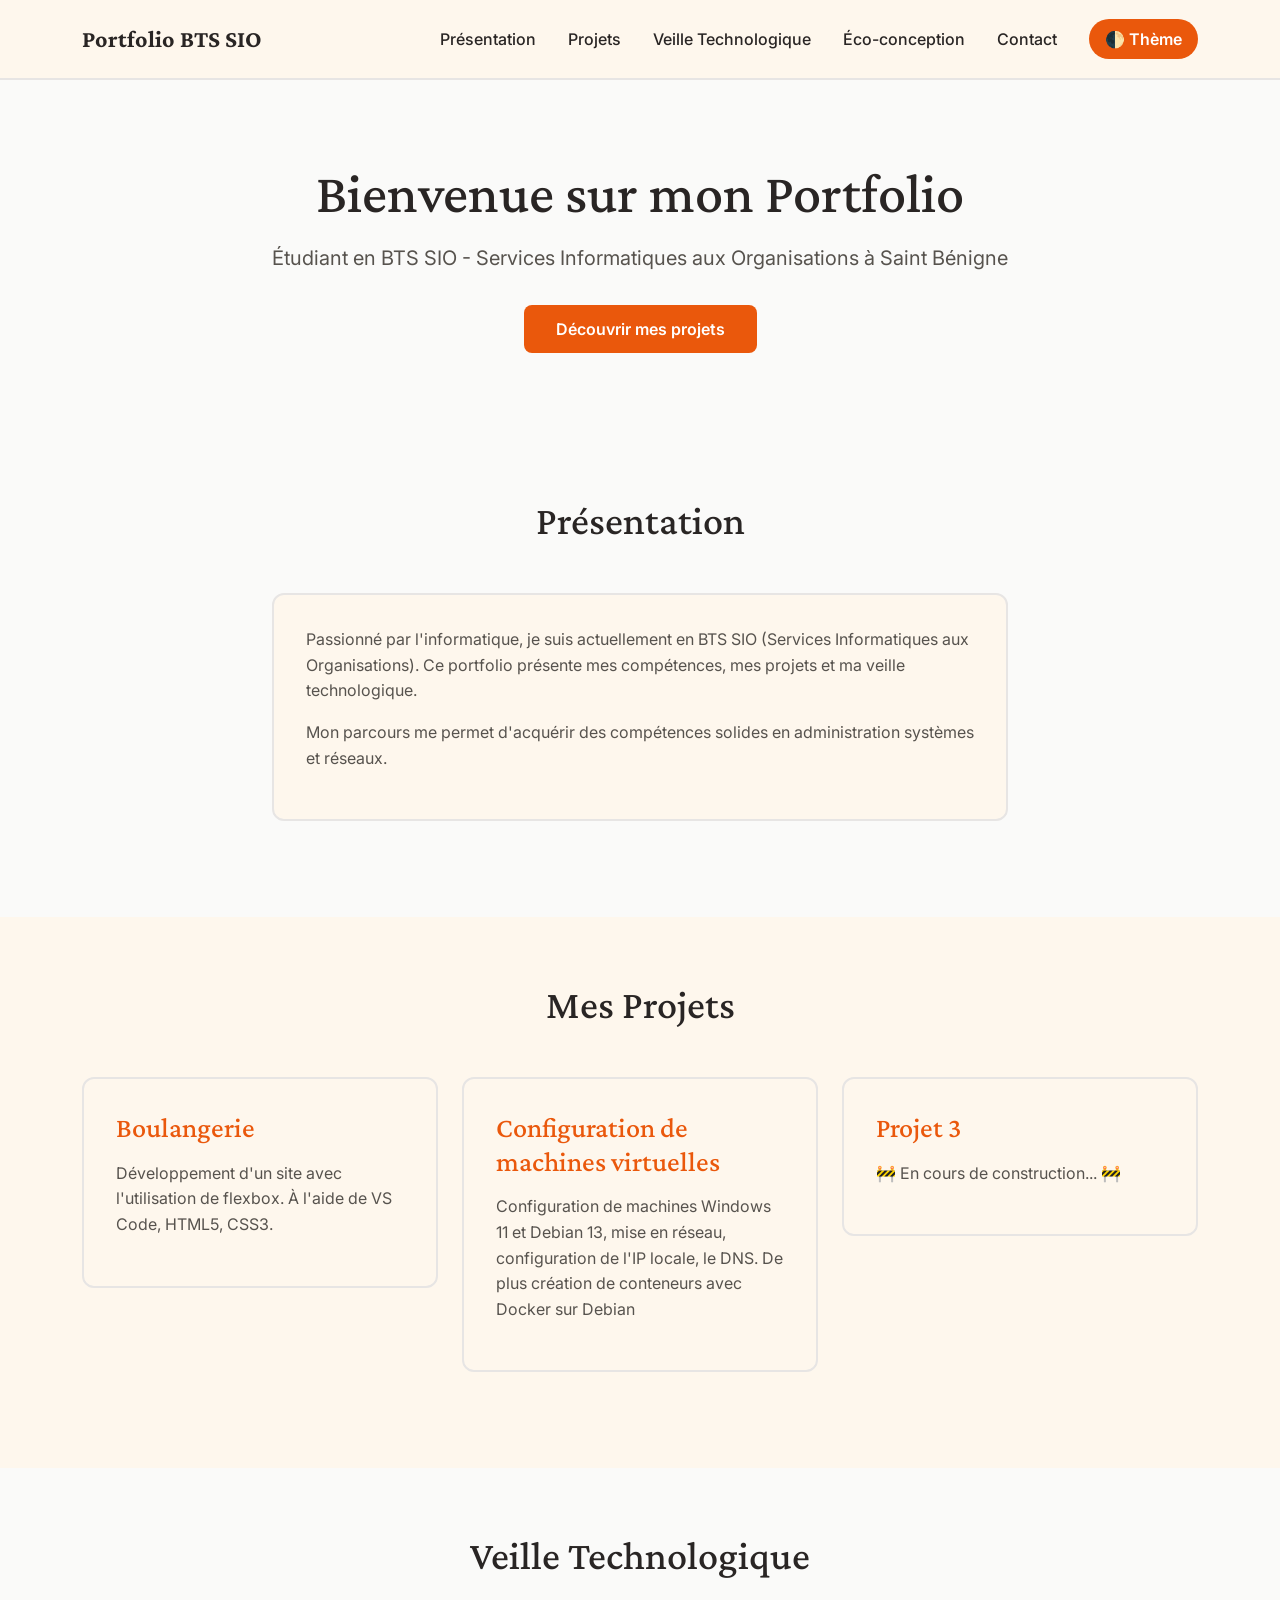
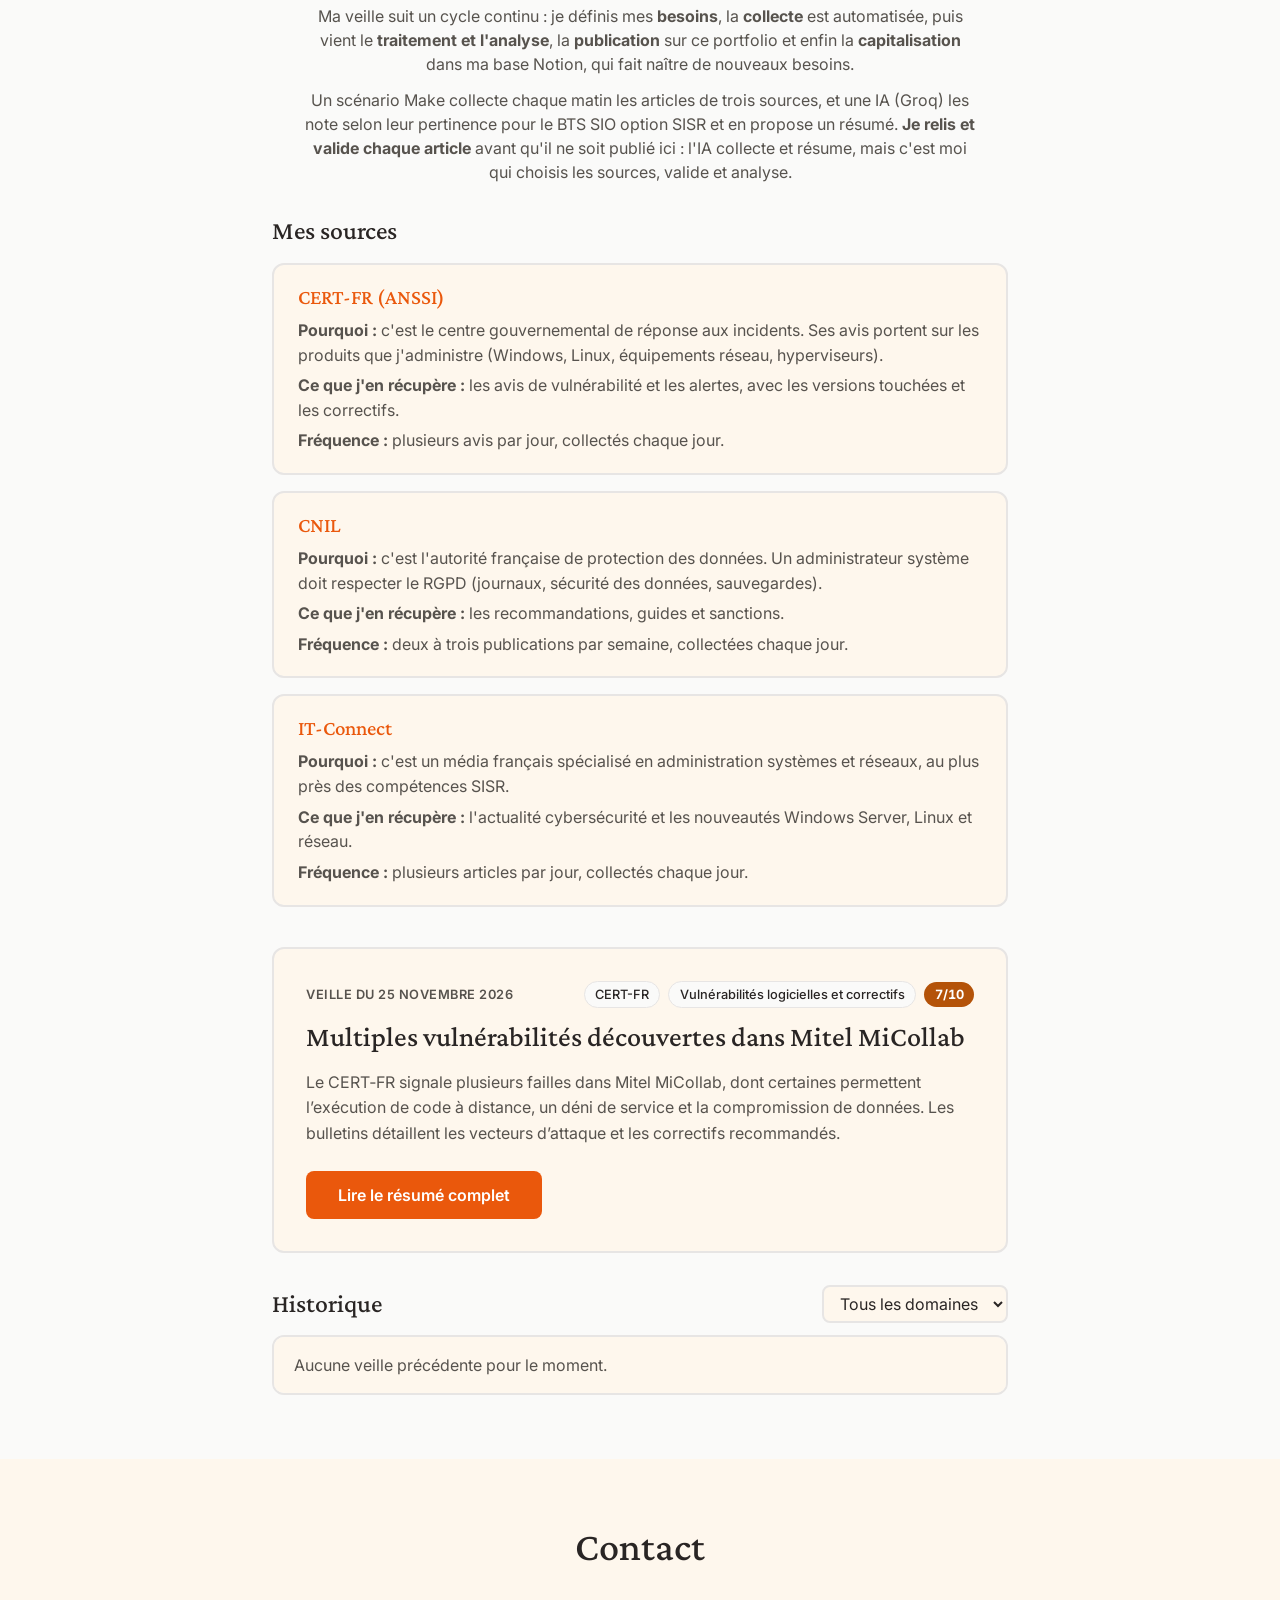
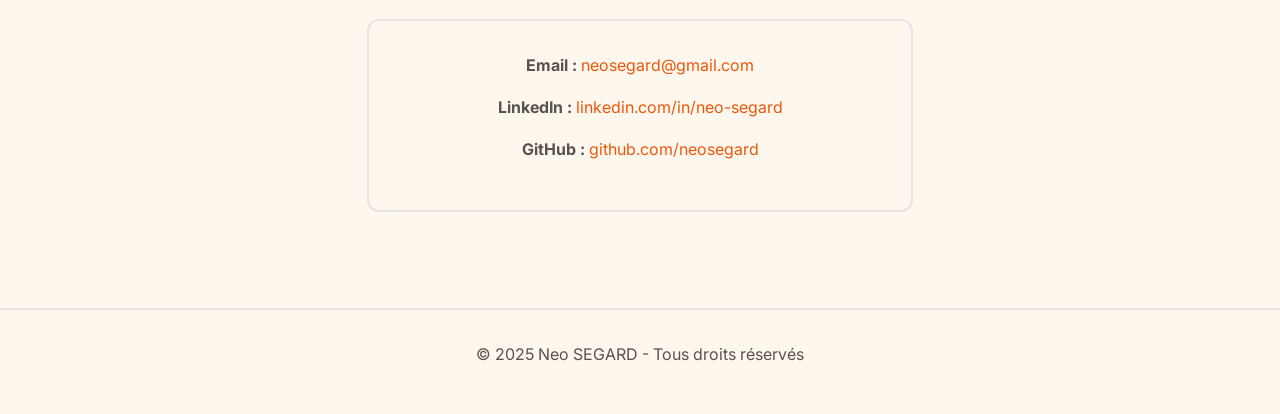
<file: index.html>
<!DOCTYPE html>
<html lang="fr">
<head>
    <meta charset="UTF-8">
    <meta name="viewport" content="width=device-width, initial-scale=1.0">
    <title>Portfolio - BTS SIO</title>
    <link href="https://cdn.jsdelivr.net/npm/bootstrap@5.3.3/dist/css/bootstrap.min.css" rel="stylesheet">
    <link rel="preconnect" href="https://fonts.googleapis.com">
    <link rel="preconnect" href="https://fonts.gstatic.com" crossorigin>
    <link href="https://fonts.googleapis.com/css2?family=Crimson+Pro:wght@300;400;500;700&family=Inter:wght@300;400;500;600&display=swap" rel="stylesheet">
    <link rel="stylesheet" href="style.css">
    <script id="Cookiebot" src="https://consent.cookiebot.com/uc.js" data-cbid="96f12829-2395-42b5-89d1-8f8da651ebcd" data-blockingmode="auto" type="text/javascript"></script>
    <!-- Google tag (gtag.js) -->
    <script async src="https://www.googletagmanager.com/gtag/js?id=G-XXBGD1GCQZ"></script>
    <script>
        window.dataLayer = window.dataLayer || [];
        function gtag(){dataLayer.push(arguments);}
        gtag('js', new Date());

        gtag('config', 'G-XXBGD1GCQZ');
    </script>
</head>
<body>
    <!-- Navigation -->
    <nav class="navbar navbar-expand-lg navbar-custom">
        <div class="container">
            <a class="navbar-brand" href="#">Portfolio BTS SIO</a>
            <button class="navbar-toggler" type="button" data-bs-toggle="collapse" data-bs-target="#navbarNav">
                <span class="navbar-toggler-icon"></span>
            </button>
            <div class="collapse navbar-collapse" id="navbarNav">
                <ul class="navbar-nav ms-auto align-items-center">
                    <li class="nav-item">
                        <a class="nav-link" href="#presentation">Présentation</a>
                    </li>
                    <li class="nav-item">
                        <a class="nav-link" href="#projets">Projets</a>
                    </li>
                    <li class="nav-item">
                        <a class="nav-link" href="#veille">Veille Technologique</a>
                    </li>
                    <li class="nav-item">
                        <a class="nav-link" href="eco.html">Éco-conception</a>
                    </li>
                    <li class="nav-item">
                        <a class="nav-link" href="#contact">Contact</a>
                    </li>
                    <li class="nav-item">
                        <button class="theme-toggle" onclick="toggleTheme()">🌓 Thème</button>
                    </li>
                </ul>
            </div>
        </div>
    </nav>

    <!-- Hero Section -->
    <section class="hero">
        <div class="container">
            <h1>Bienvenue sur mon Portfolio</h1>
            <p>Étudiant en BTS SIO - Services Informatiques aux Organisations à Saint Bénigne</p>
            <a href="#projets" class="btn-primary-custom">Découvrir mes projets</a>
        </div>
    </section>

    <!-- Présentation -->
    <section id="presentation" class="section">
        <div class="container">
            <h2 class="section-title">Présentation</h2>
            <div class="row justify-content-center">
                <div class="col-lg-8">
                    <div class="card-custom">
                        <p>Passionné par l'informatique, je suis actuellement en BTS SIO (Services Informatiques aux Organisations). Ce portfolio présente mes compétences, mes projets et ma veille technologique.</p>
                        <p>Mon parcours me permet d'acquérir des compétences solides en administration systèmes et réseaux.</p>
                    </div>
                </div>
            </div>
        </div>
    </section>

    <!-- Projets -->
    <section id="projets" class="section" style="background-color: var(--bg-secondary);">
        <div class="container">
            <h2 class="section-title">Mes Projets</h2>
            <div class="row">
                <div class="col-md-6 col-lg-4">
                    <div class="card-custom">
                        <h3><a href="https://neosegard.github.io/Boulangerie/" target="_blank">Boulangerie</a></h3>
                        <p>Développement d'un site avec l'utilisation de flexbox. À l'aide de VS Code, HTML5, CSS3.</p>
                    </div>
                </div>
                <div class="col-md-6 col-lg-4">
                    <div class="card-custom">
                        <h3>Configuration de machines virtuelles</h3>
                        <p>Configuration de machines Windows 11 et Debian 13, mise en réseau, configuration de l'IP locale, le DNS. De plus création de conteneurs avec Docker 
                            sur Debian</p>
                    </div>
                </div>
                <div class="col-md-6 col-lg-4">
                    <div class="card-custom">
                        <h3>Projet 3</h3>
                        <p>🚧 En cours de construction... 🚧</p>
                        <!-- <p>Description de votre troisième projet. Défis rencontrés et solutions apportées.</p> -->
                    </div>
                </div>
            </div>
        </div>
    </section>

    <!-- Veille Technologique : collecte Make + Groq, validation dans Notion, publication via veille.json -->
    <section id="veille" class="section">
        <div class="container">
            <h2 class="section-title">Veille Technologique</h2>
            <div class="row justify-content-center">
                <div class="col-lg-8">
                    <div class="veille-demarche">
                        <p class="veille-intro">Ma veille suit un cycle continu : je définis mes <strong>besoins</strong>, la <strong>collecte</strong> est automatisée, puis vient le <strong>traitement et l'analyse</strong>, la <strong>publication</strong> sur ce portfolio et enfin la <strong>capitalisation</strong> dans ma base Notion, qui fait naître de nouveaux besoins.</p>
                        <p class="veille-intro">Un scénario Make collecte chaque matin les articles de trois sources, et une IA (Groq) les note selon leur pertinence pour le BTS SIO option SISR et en propose un résumé. <strong>Je relis et valide chaque article</strong> avant qu'il ne soit publié ici : l'IA collecte et résume, mais c'est moi qui choisis les sources, valide et analyse.</p>
                    </div>

                    <h3 class="veille-sources-titre">Mes sources</h3>
                    <div class="veille-sources">
                        <article class="veille-source-carte">
                            <h4><a href="https://cert.cyber.gouv.fr/" target="_blank" rel="noopener">CERT-FR (ANSSI)</a></h4>
                            <p><strong>Pourquoi :</strong> c'est le centre gouvernemental de réponse aux incidents. Ses avis portent sur les produits que j'administre (Windows, Linux, équipements réseau, hyperviseurs).</p>
                            <p><strong>Ce que j'en récupère :</strong> les avis de vulnérabilité et les alertes, avec les versions touchées et les correctifs.</p>
                            <p><strong>Fréquence :</strong> plusieurs avis par jour, collectés chaque jour.</p>
                        </article>
                        <article class="veille-source-carte">
                            <h4><a href="https://www.cnil.fr/" target="_blank" rel="noopener">CNIL</a></h4>
                            <p><strong>Pourquoi :</strong> c'est l'autorité française de protection des données. Un administrateur système doit respecter le RGPD (journaux, sécurité des données, sauvegardes).</p>
                            <p><strong>Ce que j'en récupère :</strong> les recommandations, guides et sanctions.</p>
                            <p><strong>Fréquence :</strong> deux à trois publications par semaine, collectées chaque jour.</p>
                        </article>
                        <article class="veille-source-carte">
                            <h4><a href="https://www.it-connect.fr/" target="_blank" rel="noopener">IT-Connect</a></h4>
                            <p><strong>Pourquoi :</strong> c'est un média français spécialisé en administration systèmes et réseaux, au plus près des compétences SISR.</p>
                            <p><strong>Ce que j'en récupère :</strong> l'actualité cybersécurité et les nouveautés Windows Server, Linux et réseau.</p>
                            <p><strong>Fréquence :</strong> plusieurs articles par jour, collectés chaque jour.</p>
                        </article>
                    </div>
                </div>
            </div>

            <div class="row justify-content-center">
                <div class="col-lg-8">
                    <!-- Veille du jour -->
                    <div id="veille-du-jour">
                        <div class="card-custom veille-chargement">Chargement de la veille…</div>
                    </div>

                    <!-- Historique -->
                    <div class="veille-historique-entete">
                        <h3 class="veille-historique-titre">Historique</h3>
                        <select id="veille-filtre" class="veille-filtre" aria-label="Filtrer par domaine">
                            <option value="">Tous les domaines</option>
                        </select>
                    </div>
                    <ul id="veille-historique" class="veille-historique"></ul>
                    <button type="button" id="veille-plus" class="veille-plus" hidden>Afficher plus</button>
                </div>
            </div>
        </div>
    </section>

    <!-- Fenêtre du résumé complet -->
    <div class="modal fade" id="veille-modal" tabindex="-1" aria-labelledby="veille-modal-titre" aria-hidden="true">
        <div class="modal-dialog modal-lg modal-dialog-scrollable">
            <div class="modal-content veille-modal">
                <div class="modal-header">
                    <div>
                        <p class="veille-meta" id="veille-modal-meta"></p>
                        <h3 class="modal-title" id="veille-modal-titre"></h3>
                    </div>
                    <button type="button" class="btn-close" data-bs-dismiss="modal" aria-label="Fermer"></button>
                </div>
                <div class="modal-body">
                    <div id="veille-modal-corps" class="veille-corps"></div>
                    <div id="veille-modal-mots" class="veille-mots"></div>
                    <div id="veille-modal-note" class="veille-note-bloc"></div>
                </div>
                <div class="modal-footer">
                    <a id="veille-modal-lien" class="btn-primary-custom" href="#" target="_blank" rel="noopener">Lire l'article</a>
                </div>
            </div>
        </div>
    </div>

    <!-- Contact -->
    <section id="contact" class="section" style="background-color: var(--bg-secondary);">
        <div class="container">
            <h2 class="section-title">Contact</h2>
            <div class="row justify-content-center">
                <div class="col-lg-6">
                    <div class="card-custom text-center">
                        <p><strong>Email : </strong><a href="mailto:neosegard@gmail.com" target="_blank"> neosegard@gmail.com</a></p>
                        <p><strong>LinkedIn : </strong><a href="https://www.linkedin.com/in/n%C3%A9o-segard/" target="_blank">linkedin.com/in/neo-segard</a></p>
                        <p><strong>GitHub : </strong> <a href="https://github.com/neosegard" target="_blank"> github.com/neosegard</a></p>
                    </div>
                </div>
            </div>
        </div>
    </section>

    <!-- Footer -->
    <footer>
        <div class="container">
            <p>&copy; 2025 Neo SEGARD - Tous droits réservés</p>
        </div>
    </footer>

    <script src="https://cdn.jsdelivr.net/npm/bootstrap@5.3.3/dist/js/bootstrap.bundle.min.js"></script>
    <script src="script.js"></script>
</body>
</html>
</file>
<file: style.css>
:root {
    --bg-primary: #fafaf9;
    --bg-secondary: #fef7ed;
    --text-primary: #292524;
    --text-secondary: #57534e;
    --accent: #ea580c;
    --accent-hover: #c2410c;
    --border: #e7e5e4;
}

[data-theme="dark"] {
    --bg-primary: #0f172a;
    --bg-secondary: #1a202c;
    --text-primary: #e2e8f0;
    --text-secondary: #cbd5e1;
    --accent: #3b82f6;
    --accent-hover: #2563eb;
    --border: #334155;
}

* {
    transition: background-color 0.3s ease, color 0.3s ease, border-color 0.3s ease;
}

body {
    font-family: 'Inter', sans-serif;
    background-color: var(--bg-primary);
    color: var(--text-primary);
    margin: 0;
    padding: 0;
}

h1, h2, h3, h4, h5, h6 {
    font-family: 'Crimson Pro', serif;
}

/* Header */
.navbar-custom {
    background-color: var(--bg-secondary);
    border-bottom: 2px solid var(--border);
    padding: 1rem 0;
}

.navbar-brand {
    font-family: 'Crimson Pro', serif;
    font-size: 1.5rem;
    font-weight: 700;
    color: var(--text-primary) !important;
    transition: color 0.3s ease;
}

.navbar-brand:hover {
    color: var(--accent) !important;
}

.nav-link {
    color: var(--text-primary) !important;
    font-weight: 500;
    margin: 0 0.5rem;
    transition: color 0.3s ease;
}

.nav-link:hover {
    color: var(--accent) !important;
}

/* Theme toggle button */
.theme-toggle {
    background-color: var(--accent);
    color: white;
    border: none;
    border-radius: 50px;
    padding: 0.5rem 1rem;
    font-weight: 600;
    cursor: pointer;
    transition: all 0.3s ease;
    margin-left: 1rem;
}

.theme-toggle:hover {
    background-color: var(--accent-hover);
    transform: scale(1.05);
}

/* Center theme button on mobile */
@media (max-width: 991px) {
    .theme-toggle {
        margin-left: 0;
        margin-top: 1rem;
        width: 100%;
    }
}

/* Hero Section */
.hero {
    padding: 5rem 0;
    text-align: center;
    background-color: var(--bg-primary);
}

.hero h1 {
    font-size: 3.5rem;
    margin-bottom: 1rem;
    color: var(--text-primary);
}

.hero p {
    font-size: 1.25rem;
    color: var(--text-secondary);
    margin-bottom: 2rem;
}

.btn-primary-custom {
    background-color: var(--accent);
    color: white;
    padding: 0.75rem 2rem;
    border: none;
    border-radius: 8px;
    font-weight: 600;
    text-decoration: none;
    display: inline-block;
    transition: all 0.3s ease;
}

.btn-primary-custom:hover {
    background-color: var(--accent-hover);
    transform: translateY(-2px);
    box-shadow: 0 4px 12px rgba(0,0,0,0.15);
}

/* Section Projects */
.section {
    padding: 4rem 0;
}

.section-title {
    font-size: 2.5rem;
    margin-bottom: 3rem;
    text-align: center;
    color: var(--text-primary);
}

.card-custom {
    background-color: var(--bg-secondary);
    border: 2px solid var(--border);
    border-radius: 12px;
    padding: 2rem;
    margin-bottom: 2rem;
    transition: all 0.3s ease;
}

.card-custom:hover {
    transform: translateY(-5px);
    box-shadow: 0 10px 30px rgba(0,0,0,0.1);
    border-color: var(--accent);
}

.card-custom h3 {
    color: var(--accent);
    margin-bottom: 1rem;
}

.card-custom p {
    color: var(--text-secondary);
    line-height: 1.6;
}

/* Contact */
.card-custom a {
    color: var(--accent);
    text-decoration: none;
    transition: color 0.3s ease;
}

.card-custom a:hover {
    color: var(--accent-hover);
    text-decoration: underline;
}

/* Listes de liens (page éco) */
.card-custom ul {
    list-style-position: inside;
    padding-left: 0;
    color: var(--text-secondary);
}

.card-custom ul li {
    margin-bottom: 0.5rem;
}

/* Badge carbone (blanc ou noir géré par script.js) */
#wcb {
    margin-top: 1.5rem;
    display: flex;
    justify-content: center;
}

/* Footer */
footer {
    background-color: var(--bg-secondary);
    border-top: 2px solid var(--border);
    padding: 2rem 0;
    text-align: center;
    color: var(--text-secondary);
}

/* Hamburger menu animation */
.navbar-toggler {
    border: 2px solid var(--text-primary);
}

.navbar-toggler-icon {
    background-image: url("data:image/svg+xml,%3csvg xmlns='http://www.w3.org/2000/svg' viewBox='0 0 30 30'%3e%3cpath stroke='rgba(41, 37, 36, 1)' stroke-linecap='round' stroke-miterlimit='10' stroke-width='2' d='M4 7h22M4 15h22M4 23h22'/%3e%3c/svg%3e");
}

[data-theme="dark"] .navbar-toggler-icon {
    background-image: url("data:image/svg+xml,%3csvg xmlns='http://www.w3.org/2000/svg' viewBox='0 0 30 30'%3e%3cpath stroke='rgba(226, 232, 240, 1)' stroke-linecap='round' stroke-miterlimit='10' stroke-width='2' d='M4 7h22M4 15h22M4 23h22'/%3e%3c/svg%3e");
}
/* ===================== Veille technologique ===================== */
.veille-intro {
    max-width: 42rem;
    margin: -1.5rem auto 2.5rem;
    text-align: center;
    color: var(--text-secondary);
}

.veille-chargement {
    text-align: center;
    color: var(--text-secondary);
}

.veille-entete {
    display: flex;
    flex-wrap: wrap;
    align-items: center;
    gap: 0.5rem;
    margin-bottom: 0.75rem;
}

.veille-etiquette {
    font-size: 0.8rem;
    font-weight: 600;
    letter-spacing: 0.04em;
    text-transform: uppercase;
    color: var(--text-secondary);
    margin-right: auto;
}

.veille-domaine,
.veille-mot {
    font-size: 0.8rem;
    font-weight: 500;
    padding: 0.2rem 0.65rem;
    border-radius: 50px;
    border: 1px solid var(--border);
    color: var(--text-primary);
    background-color: var(--bg-primary);
}

.veille-note {
    font-size: 0.8rem;
    font-weight: 700;
    padding: 0.2rem 0.65rem;
    border-radius: 50px;
    color: #ffffff;
    font-variant-numeric: tabular-nums;
}
.veille-note-haute   { background-color: #15803d; }
.veille-note-moyenne { background-color: #b45309; }
.veille-note-basse   { background-color: #b91c1c; }

.card-custom h3.veille-titre {
    color: var(--text-primary);
}

.veille-carte .btn-primary-custom {
    margin-top: 0.5rem;
}

/* Historique */
.veille-historique-entete {
    display: flex;
    flex-wrap: wrap;
    align-items: center;
    justify-content: space-between;
    gap: 0.75rem;
    margin: 1rem 0 0.75rem;
}

.veille-historique-titre {
    margin: 0;
    font-size: 1.6rem;
}

.veille-filtre {
    padding: 0.4rem 0.75rem;
    border-radius: 8px;
    border: 2px solid var(--border);
    background-color: var(--bg-secondary);
    color: var(--text-primary);
    font-family: inherit;
}

.veille-historique {
    list-style: none;
    padding: 0;
    margin: 0;
    border: 2px solid var(--border);
    border-radius: 12px;
    overflow: hidden;
}

.veille-historique li + li {
    border-top: 1px solid var(--border);
}

.veille-ligne {
    width: 100%;
    display: grid;
    grid-template-columns: 9rem 1fr auto;
    gap: 1rem;
    align-items: baseline;
    padding: 0.9rem 1.25rem;
    border: none;
    background-color: var(--bg-secondary);
    color: var(--text-primary);
    text-align: left;
    font-family: inherit;
    cursor: pointer;
}

.veille-ligne:hover,
.veille-ligne:focus-visible {
    background-color: var(--bg-primary);
    color: var(--accent);
}

.veille-ligne:focus-visible {
    outline: 2px solid var(--accent);
    outline-offset: -2px;
}

.veille-ligne-date {
    font-size: 0.85rem;
    color: var(--text-secondary);
    font-variant-numeric: tabular-nums;
}

.veille-ligne-titre {
    font-weight: 500;
    min-width: 0;
}

.veille-ligne-domaine {
    font-size: 0.8rem;
    color: var(--text-secondary);
}

.veille-vide {
    padding: 1rem 1.25rem;
    color: var(--text-secondary);
    background-color: var(--bg-secondary);
}

.veille-plus {
    display: block;
    margin: 1rem auto 0;
    padding: 0.5rem 1.25rem;
    border: 2px solid var(--accent);
    border-radius: 50px;
    background: transparent;
    color: var(--accent);
    font-weight: 600;
}

.veille-plus:hover {
    background-color: var(--accent);
    color: #ffffff;
}

@media (max-width: 576px) {
    .veille-ligne {
        grid-template-columns: 1fr;
        gap: 0.2rem;
    }
}

/* Fenêtre du résumé complet */
.veille-modal {
    background-color: var(--bg-primary);
    color: var(--text-primary);
    border: 2px solid var(--border);
    border-radius: 12px;
}

.veille-modal .modal-header,
.veille-modal .modal-footer {
    border-color: var(--border);
}

.veille-modal .modal-title {
    font-size: 1.8rem;
}

.veille-meta {
    margin: 0 0 0.25rem;
    font-size: 0.85rem;
    color: var(--text-secondary);
}

.veille-corps p {
    line-height: 1.7;
    color: var(--text-primary);
}

.veille-mots {
    display: flex;
    flex-wrap: wrap;
    gap: 0.5rem;
    margin: 1rem 0;
}

.veille-note-bloc {
    padding-top: 1rem;
    border-top: 1px solid var(--border);
}

.veille-justif {
    font-size: 0.95rem;
    color: var(--text-secondary);
}

[data-theme="dark"] .veille-modal .btn-close {
    filter: invert(1);
}

/* Démarche et sources de veille */
.veille-demarche {
    margin: -1.5rem auto 2rem;
}

.veille-demarche .veille-intro {
    margin: 0 auto 0.75rem;
}

.veille-sources-titre {
    font-size: 1.6rem;
    margin: 0 0 1rem;
}

.veille-sources {
    display: grid;
    gap: 1rem;
    margin-bottom: 2.5rem;
}

.veille-source-carte {
    background-color: var(--bg-secondary);
    border: 2px solid var(--border);
    border-radius: 12px;
    padding: 1.25rem 1.5rem;
}

.veille-source-carte h4 {
    font-size: 1.3rem;
    margin: 0 0 0.5rem;
}

.veille-source-carte h4 a {
    color: var(--accent);
    text-decoration: none;
}

.veille-source-carte h4 a:hover {
    color: var(--accent-hover);
    text-decoration: underline;
}

.veille-source-carte p {
    margin: 0 0 0.35rem;
    color: var(--text-secondary);
    line-height: 1.55;
}

.veille-source-carte p:last-child {
    margin-bottom: 0;
}

.veille-plus[hidden] {
    display: none;
}
</file>
